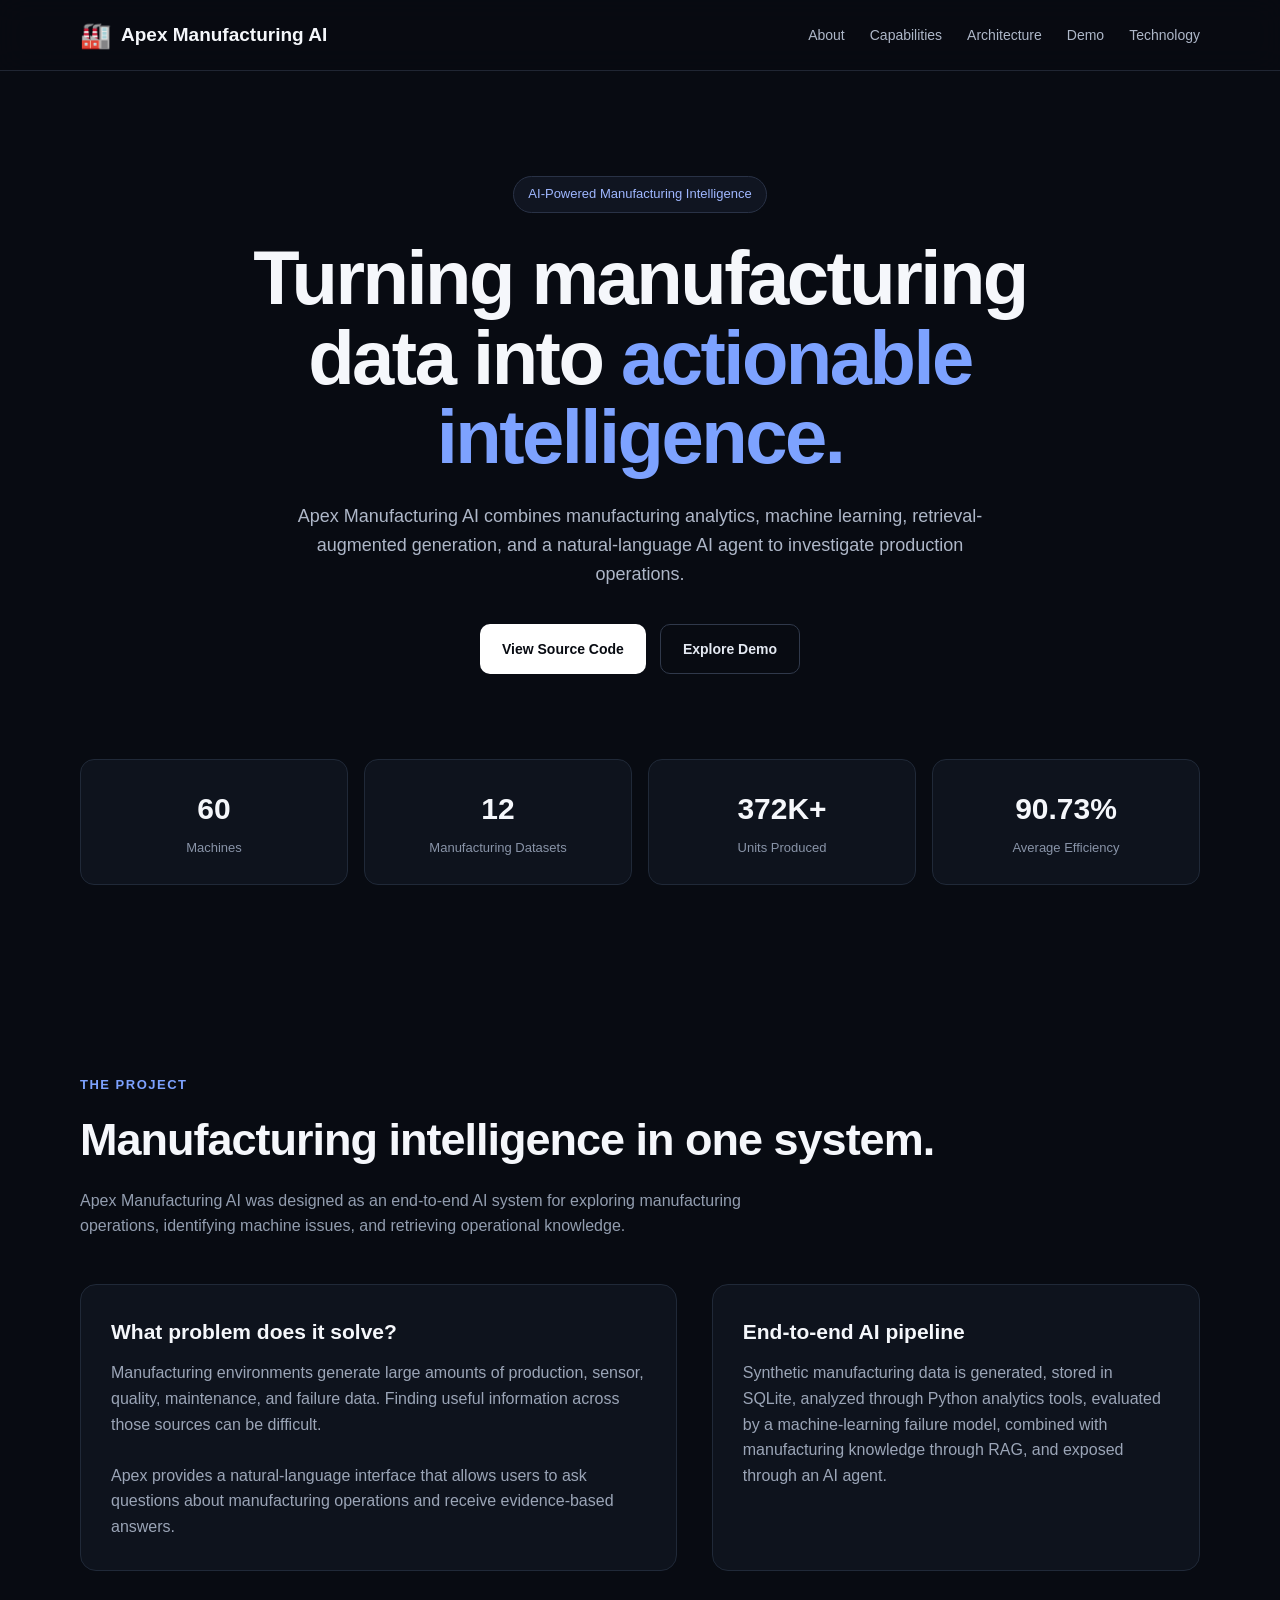
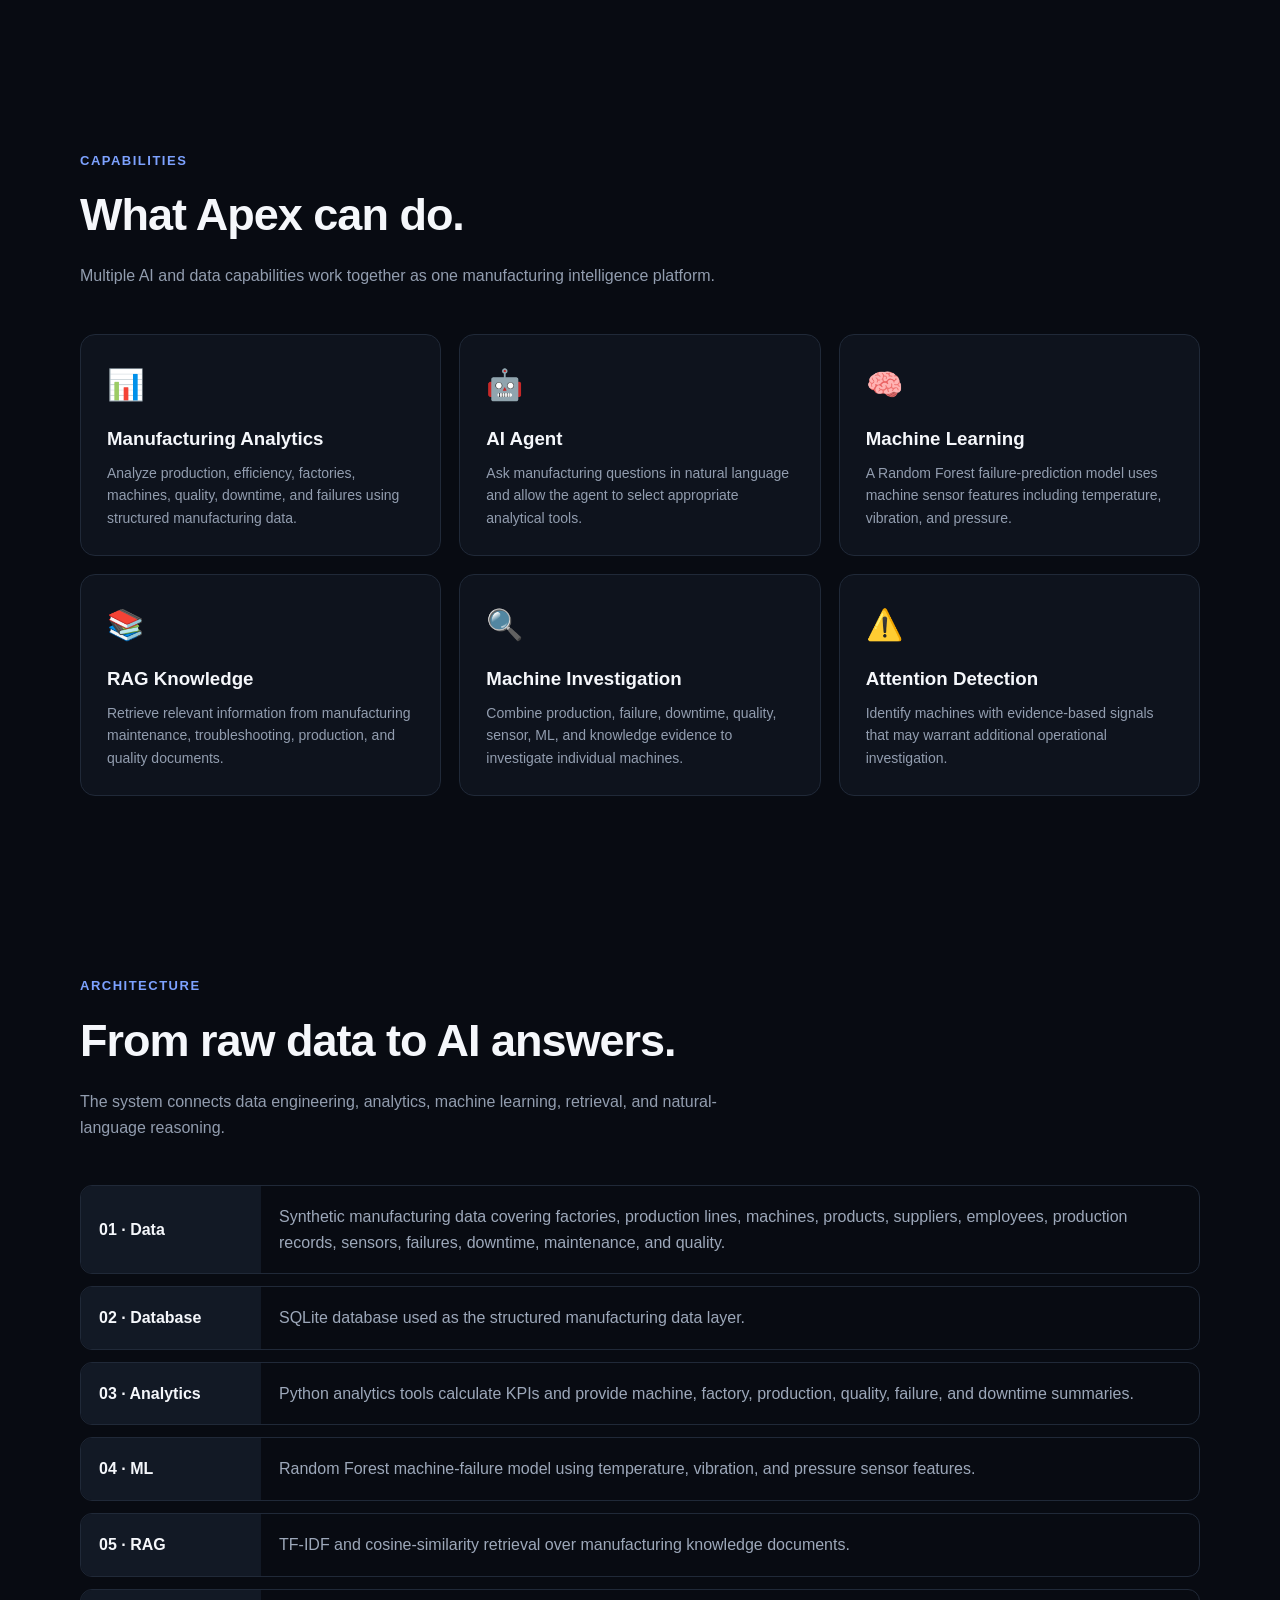
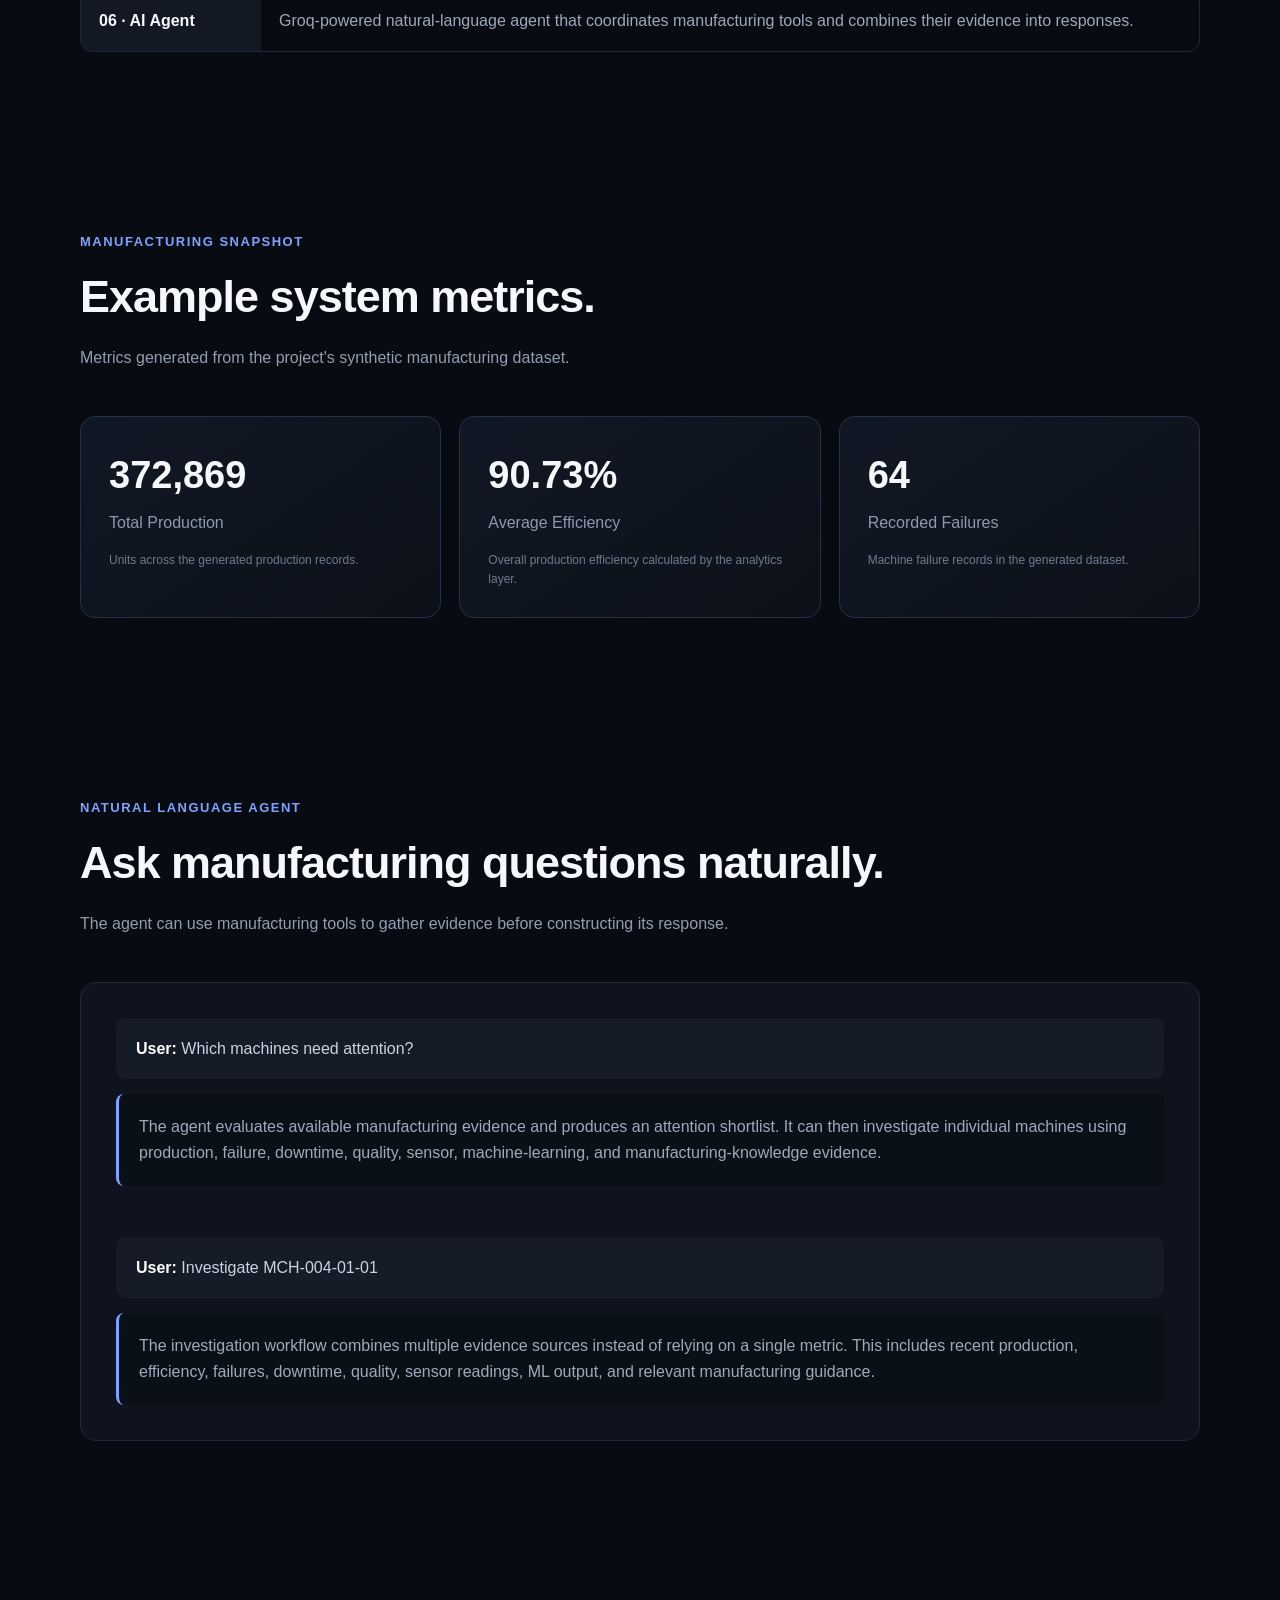
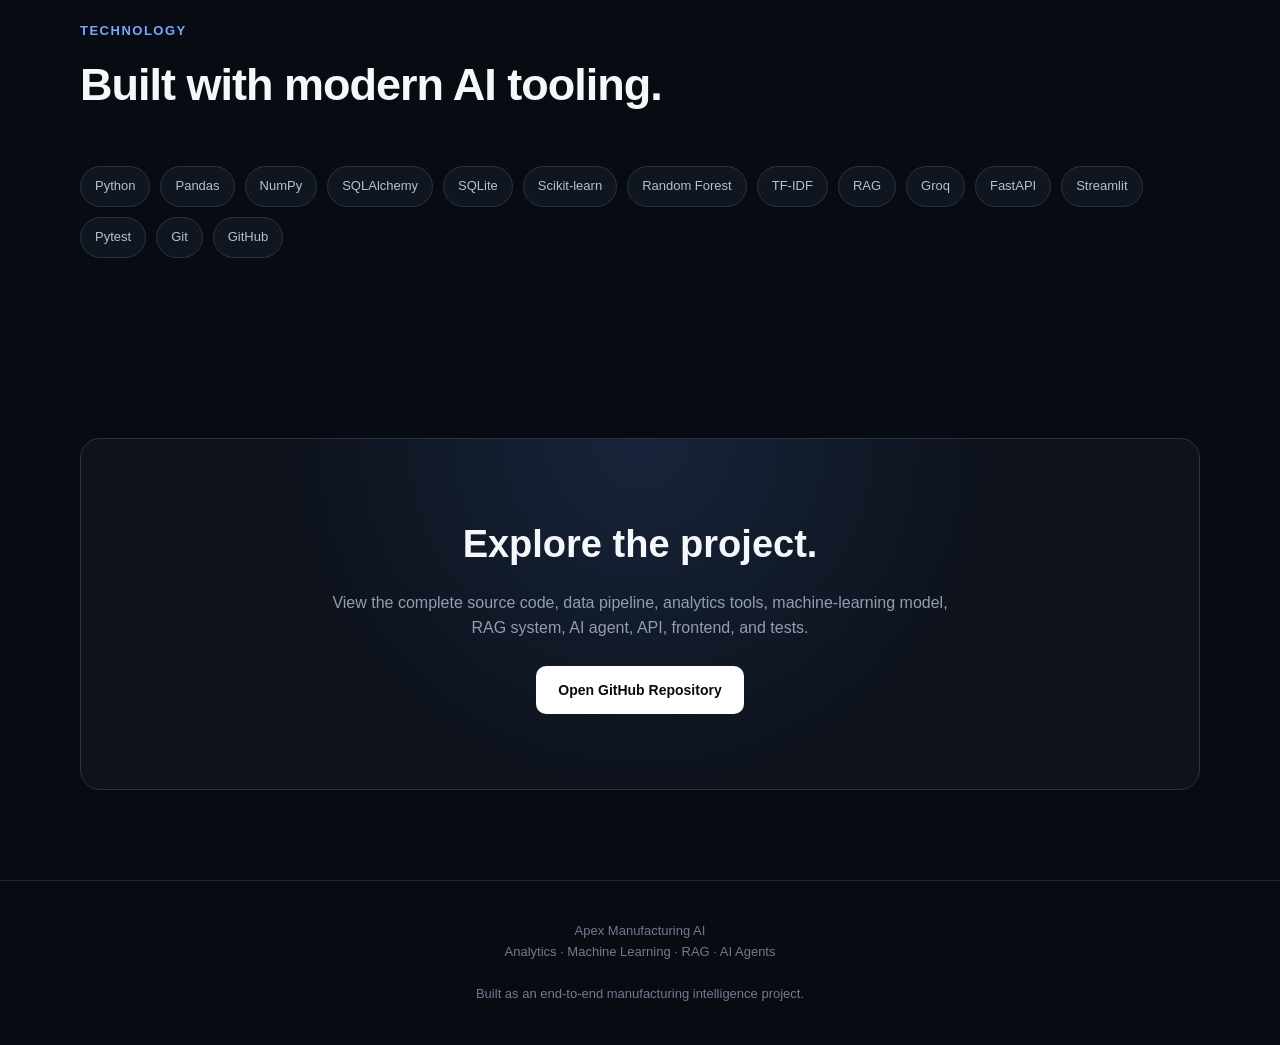
<file: index.html>
<!DOCTYPE html>
<html lang="en">
<head>
    <meta charset="UTF-8">
    <meta name="viewport" content="width=device-width, initial-scale=1.0">

    <title>Apex Manufacturing AI</title>

    <meta
        name="description"
        content="AI-powered manufacturing intelligence platform combining analytics, machine learning, RAG, and a Groq-powered natural-language agent."
    >

    <style>
        * {
            box-sizing: border-box;
            margin: 0;
            padding: 0;
        }

        html {
            scroll-behavior: smooth;
        }

        body {
            font-family:
                -apple-system,
                BlinkMacSystemFont,
                "Segoe UI",
                Roboto,
                Helvetica,
                Arial,
                sans-serif;

            background: #080b12;
            color: #f5f7fb;
            line-height: 1.6;
        }

        a {
            color: inherit;
            text-decoration: none;
        }

        .container {
            width: min(1120px, 92%);
            margin: auto;
        }

        /* NAVBAR */

        nav {
            position: sticky;
            top: 0;
            z-index: 100;

            background: rgba(8, 11, 18, 0.88);
            backdrop-filter: blur(14px);

            border-bottom: 1px solid #202633;
        }

        .nav-inner {
            height: 70px;

            display: flex;
            align-items: center;
            justify-content: space-between;
        }

        .logo {
            display: flex;
            align-items: center;
            gap: 10px;

            font-size: 19px;
            font-weight: 700;
        }

        .logo-icon {
            font-size: 25px;
        }

        .nav-links {
            display: flex;
            gap: 25px;

            color: #aeb7c8;
            font-size: 14px;
        }

        .nav-links a:hover {
            color: white;
        }

        /* HERO */

        .hero {
            padding: 105px 0 85px;
            text-align: center;
        }

        .badge {
            display: inline-block;

            padding: 7px 14px;
            margin-bottom: 25px;

            border: 1px solid #293246;
            border-radius: 999px;

            background: #101521;
            color: #9fb7ff;

            font-size: 13px;
        }

        .hero h1 {
            max-width: 850px;
            margin: auto;

            font-size: clamp(42px, 7vw, 76px);
            line-height: 1.05;
            letter-spacing: -2.5px;
        }

        .hero h1 span {
            color: #7da2ff;
        }

        .hero p {
            max-width: 720px;
            margin: 25px auto 35px;

            color: #aeb7c8;
            font-size: 18px;
        }

        .buttons {
            display: flex;
            justify-content: center;
            gap: 14px;
            flex-wrap: wrap;
        }

        .button {
            display: inline-flex;
            align-items: center;
            justify-content: center;

            padding: 13px 22px;

            border-radius: 10px;

            font-weight: 600;
            font-size: 14px;

            transition: 0.2s;
        }

        .button-primary {
            background: #ffffff;
            color: #080b12;
        }

        .button-primary:hover {
            transform: translateY(-2px);
            background: #e7ebf3;
        }

        .button-secondary {
            border: 1px solid #30394b;
            color: #e4e9f2;
        }

        .button-secondary:hover {
            background: #111722;
        }

        /* STATS */

        .stats {
            display: grid;
            grid-template-columns: repeat(4, 1fr);
            gap: 16px;

            margin-bottom: 100px;
        }

        .stat {
            padding: 25px;

            background: #0e131d;
            border: 1px solid #202938;
            border-radius: 14px;

            text-align: center;
        }

        .stat-number {
            font-size: 30px;
            font-weight: 750;
        }

        .stat-label {
            margin-top: 5px;
            color: #8994a8;
            font-size: 13px;
        }

        /* SECTIONS */

        section {
            padding: 90px 0;
        }

        .section-heading {
            margin-bottom: 45px;
        }

        .section-heading .eyebrow {
            color: #7da2ff;
            font-size: 13px;
            font-weight: 700;
            text-transform: uppercase;
            letter-spacing: 1.5px;
        }

        .section-heading h2 {
            margin-top: 8px;

            font-size: clamp(30px, 4vw, 45px);
            letter-spacing: -1px;
        }

        .section-heading p {
            max-width: 700px;
            margin-top: 12px;

            color: #929daf;
        }

        /* ABOUT */

        .about-grid {
            display: grid;
            grid-template-columns: 1.1fr 0.9fr;
            gap: 35px;
        }

        .card {
            padding: 30px;

            background: #0e131d;
            border: 1px solid #202938;
            border-radius: 16px;
        }

        .card h3 {
            margin-bottom: 12px;
            font-size: 21px;
        }

        .card p {
            color: #9ba5b7;
        }

        /* CAPABILITIES */

        .capabilities {
            display: grid;
            grid-template-columns: repeat(3, 1fr);
            gap: 18px;
        }

        .capability {
            padding: 26px;

            background: #0e131d;
            border: 1px solid #202938;
            border-radius: 15px;

            transition: 0.2s;
        }

        .capability:hover {
            transform: translateY(-3px);
            border-color: #35445e;
        }

        .capability-icon {
            font-size: 30px;
            margin-bottom: 15px;
        }

        .capability h3 {
            margin-bottom: 8px;
        }

        .capability p {
            color: #929daf;
            font-size: 14px;
        }

        /* ARCHITECTURE */

        .architecture {
            display: grid;
            gap: 12px;
        }

        .architecture-row {
            display: grid;
            grid-template-columns: 180px 1fr;

            border: 1px solid #202938;
            border-radius: 12px;

            overflow: hidden;
        }

        .architecture-title {
            display: flex;
            align-items: center;

            padding: 18px;

            background: #121925;

            font-weight: 700;
        }

        .architecture-content {
            padding: 18px;

            color: #9da8ba;
        }

        /* METRICS */

        .metrics {
            display: grid;
            grid-template-columns: repeat(3, 1fr);
            gap: 18px;
        }

        .metric-card {
            padding: 28px;

            background: linear-gradient(
                145deg,
                #111825,
                #0c1119
            );

            border: 1px solid #253044;
            border-radius: 15px;
        }

        .metric-value {
            font-size: 38px;
            font-weight: 750;
        }

        .metric-name {
            margin-top: 5px;
            color: #8e99ad;
        }

        .metric-note {
            margin-top: 15px;

            color: #6f7a8e;
            font-size: 12px;
        }

        /* DEMO */

        .demo-box {
            padding: 35px;

            background: #0e131d;
            border: 1px solid #202938;
            border-radius: 16px;
        }

        .question {
            margin-bottom: 15px;

            padding: 18px 20px;

            background: #151c28;
            border-radius: 10px;

            color: #cbd3e0;
        }

        .question strong {
            color: #ffffff;
        }

        .response {
            padding: 20px;

            background: #0a1018;
            border-left: 3px solid #7da2ff;
            border-radius: 8px;

            color: #9ea9ba;
        }

        /* TECH */

        .tech-list {
            display: flex;
            flex-wrap: wrap;
            gap: 10px;
        }

        .tech {
            padding: 9px 14px;

            border: 1px solid #293347;
            border-radius: 999px;

            background: #101620;

            color: #b6c0d0;
            font-size: 13px;
        }

        /* CTA */

        .cta {
            text-align: center;

            padding: 75px 30px;

            border: 1px solid #273248;
            border-radius: 20px;

            background:
                radial-gradient(
                    circle at top,
                    #17243b,
                    #0d121b 55%
                );
        }

        .cta h2 {
            font-size: 38px;
            margin-bottom: 15px;
        }

        .cta p {
            max-width: 650px;
            margin: auto auto 25px;

            color: #929daf;
        }

        /* FOOTER */

        footer {
            padding: 40px 0;

            border-top: 1px solid #202633;

            color: #707b8f;
            font-size: 13px;

            text-align: center;
        }

        /* RESPONSIVE */

        @media (max-width: 800px) {

            .nav-links {
                display: none;
            }

            .stats {
                grid-template-columns: repeat(2, 1fr);
            }

            .about-grid {
                grid-template-columns: 1fr;
            }

            .capabilities {
                grid-template-columns: 1fr;
            }

            .metrics {
                grid-template-columns: 1fr;
            }

            .architecture-row {
                grid-template-columns: 1fr;
            }

            .architecture-title {
                border-bottom: 1px solid #202938;
            }
        }

        @media (max-width: 500px) {

            .stats {
                grid-template-columns: 1fr;
            }

            .hero {
                padding-top: 70px;
            }

            section {
                padding: 65px 0;
            }
        }
    </style>
</head>

<body>

<!-- NAVIGATION -->

<nav>
    <div class="container nav-inner">

        <a href="#" class="logo">
            <span class="logo-icon">🏭</span>
            Apex Manufacturing AI
        </a>

        <div class="nav-links">
            <a href="#about">About</a>
            <a href="#capabilities">Capabilities</a>
            <a href="#architecture">Architecture</a>
            <a href="#demo">Demo</a>
            <a href="#technology">Technology</a>
        </div>

    </div>
</nav>


<!-- HERO -->

<header class="hero">

    <div class="container">

        <div class="badge">
            AI-Powered Manufacturing Intelligence
        </div>

        <h1>
            Turning manufacturing data into
            <span>actionable intelligence.</span>
        </h1>

        <p>
            Apex Manufacturing AI combines manufacturing analytics,
            machine learning, retrieval-augmented generation,
            and a natural-language AI agent to investigate
            production operations.
        </p>

        <div class="buttons">

            <a
                class="button button-primary"
                href="https://github.com/arnavair1/Apex-Manufacturing-AI"
                target="_blank"
            >
                View Source Code
            </a>

            <a
                class="button button-secondary"
                href="#demo"
            >
                Explore Demo
            </a>

        </div>

    </div>

</header>


<!-- STATS -->

<div class="container">

    <div class="stats">

        <div class="stat">
            <div class="stat-number">60</div>
            <div class="stat-label">Machines</div>
        </div>

        <div class="stat">
            <div class="stat-number">12</div>
            <div class="stat-label">Manufacturing Datasets</div>
        </div>

        <div class="stat">
            <div class="stat-number">372K+</div>
            <div class="stat-label">Units Produced</div>
        </div>

        <div class="stat">
            <div class="stat-number">90.73%</div>
            <div class="stat-label">Average Efficiency</div>
        </div>

    </div>

</div>


<!-- ABOUT -->

<section id="about">

    <div class="container">

        <div class="section-heading">

            <div class="eyebrow">
                The Project
            </div>

            <h2>
                Manufacturing intelligence in one system.
            </h2>

            <p>
                Apex Manufacturing AI was designed as an end-to-end
                AI system for exploring manufacturing operations,
                identifying machine issues, and retrieving
                operational knowledge.
            </p>

        </div>


        <div class="about-grid">

            <div class="card">

                <h3>
                    What problem does it solve?
                </h3>

                <p>
                    Manufacturing environments generate large
                    amounts of production, sensor, quality,
                    maintenance, and failure data. Finding useful
                    information across those sources can be difficult.
                </p>

                <br>

                <p>
                    Apex provides a natural-language interface
                    that allows users to ask questions about
                    manufacturing operations and receive
                    evidence-based answers.
                </p>

            </div>


            <div class="card">

                <h3>
                    End-to-end AI pipeline
                </h3>

                <p>
                    Synthetic manufacturing data is generated,
                    stored in SQLite, analyzed through Python
                    analytics tools, evaluated by a machine-learning
                    failure model, combined with manufacturing
                    knowledge through RAG, and exposed through
                    an AI agent.
                </p>

            </div>

        </div>

    </div>

</section>


<!-- CAPABILITIES -->

<section id="capabilities">

    <div class="container">

        <div class="section-heading">

            <div class="eyebrow">
                Capabilities
            </div>

            <h2>
                What Apex can do.
            </h2>

            <p>
                Multiple AI and data capabilities work together
                as one manufacturing intelligence platform.
            </p>

        </div>


        <div class="capabilities">

            <div class="capability">

                <div class="capability-icon">
                    📊
                </div>

                <h3>
                    Manufacturing Analytics
                </h3>

                <p>
                    Analyze production, efficiency, factories,
                    machines, quality, downtime, and failures
                    using structured manufacturing data.
                </p>

            </div>


            <div class="capability">

                <div class="capability-icon">
                    🤖
                </div>

                <h3>
                    AI Agent
                </h3>

                <p>
                    Ask manufacturing questions in natural
                    language and allow the agent to select
                    appropriate analytical tools.
                </p>

            </div>


            <div class="capability">

                <div class="capability-icon">
                    🧠
                </div>

                <h3>
                    Machine Learning
                </h3>

                <p>
                    A Random Forest failure-prediction model
                    uses machine sensor features including
                    temperature, vibration, and pressure.
                </p>

            </div>


            <div class="capability">

                <div class="capability-icon">
                    📚
                </div>

                <h3>
                    RAG Knowledge
                </h3>

                <p>
                    Retrieve relevant information from
                    manufacturing maintenance, troubleshooting,
                    production, and quality documents.
                </p>

            </div>


            <div class="capability">

                <div class="capability-icon">
                    🔍
                </div>

                <h3>
                    Machine Investigation
                </h3>

                <p>
                    Combine production, failure, downtime,
                    quality, sensor, ML, and knowledge evidence
                    to investigate individual machines.
                </p>

            </div>


            <div class="capability">

                <div class="capability-icon">
                    ⚠️
                </div>

                <h3>
                    Attention Detection
                </h3>

                <p>
                    Identify machines with evidence-based
                    signals that may warrant additional
                    operational investigation.
                </p>

            </div>

        </div>

    </div>

</section>


<!-- ARCHITECTURE -->

<section id="architecture">

    <div class="container">

        <div class="section-heading">

            <div class="eyebrow">
                Architecture
            </div>

            <h2>
                From raw data to AI answers.
            </h2>

            <p>
                The system connects data engineering, analytics,
                machine learning, retrieval, and natural-language
                reasoning.
            </p>

        </div>


        <div class="architecture">

            <div class="architecture-row">

                <div class="architecture-title">
                    01 · Data
                </div>

                <div class="architecture-content">
                    Synthetic manufacturing data covering factories,
                    production lines, machines, products, suppliers,
                    employees, production records, sensors,
                    failures, downtime, maintenance, and quality.
                </div>

            </div>


            <div class="architecture-row">

                <div class="architecture-title">
                    02 · Database
                </div>

                <div class="architecture-content">
                    SQLite database used as the structured
                    manufacturing data layer.
                </div>

            </div>


            <div class="architecture-row">

                <div class="architecture-title">
                    03 · Analytics
                </div>

                <div class="architecture-content">
                    Python analytics tools calculate KPIs and
                    provide machine, factory, production,
                    quality, failure, and downtime summaries.
                </div>

            </div>


            <div class="architecture-row">

                <div class="architecture-title">
                    04 · ML
                </div>

                <div class="architecture-content">
                    Random Forest machine-failure model using
                    temperature, vibration, and pressure sensor
                    features.
                </div>

            </div>


            <div class="architecture-row">

                <div class="architecture-title">
                    05 · RAG
                </div>

                <div class="architecture-content">
                    TF-IDF and cosine-similarity retrieval over
                    manufacturing knowledge documents.
                </div>

            </div>


            <div class="architecture-row">

                <div class="architecture-title">
                    06 · AI Agent
                </div>

                <div class="architecture-content">
                    Groq-powered natural-language agent that
                    coordinates manufacturing tools and combines
                    their evidence into responses.
                </div>

            </div>

        </div>

    </div>

</section>


<!-- METRICS -->

<section>

    <div class="container">

        <div class="section-heading">

            <div class="eyebrow">
                Manufacturing Snapshot
            </div>

            <h2>
                Example system metrics.
            </h2>

            <p>
                Metrics generated from the project's synthetic
                manufacturing dataset.
            </p>

        </div>


        <div class="metrics">

            <div class="metric-card">

                <div class="metric-value">
                    372,869
                </div>

                <div class="metric-name">
                    Total Production
                </div>

                <div class="metric-note">
                    Units across the generated production records.
                </div>

            </div>


            <div class="metric-card">

                <div class="metric-value">
                    90.73%
                </div>

                <div class="metric-name">
                    Average Efficiency
                </div>

                <div class="metric-note">
                    Overall production efficiency calculated by
                    the analytics layer.
                </div>

            </div>


            <div class="metric-card">

                <div class="metric-value">
                    64
                </div>

                <div class="metric-name">
                    Recorded Failures
                </div>

                <div class="metric-note">
                    Machine failure records in the generated dataset.
                </div>

            </div>

        </div>

    </div>

</section>


<!-- DEMO -->

<section id="demo">

    <div class="container">

        <div class="section-heading">

            <div class="eyebrow">
                Natural Language Agent
            </div>

            <h2>
                Ask manufacturing questions naturally.
            </h2>

            <p>
                The agent can use manufacturing tools to gather
                evidence before constructing its response.
            </p>

        </div>


        <div class="demo-box">

            <div class="question">
                <strong>User:</strong>
                Which machines need attention?
            </div>

            <div class="response">

                The agent evaluates available manufacturing
                evidence and produces an attention shortlist.
                It can then investigate individual machines using
                production, failure, downtime, quality, sensor,
                machine-learning, and manufacturing-knowledge
                evidence.

            </div>

            <br><br>

            <div class="question">
                <strong>User:</strong>
                Investigate MCH-004-01-01
            </div>

            <div class="response">

                The investigation workflow combines multiple
                evidence sources instead of relying on a single
                metric. This includes recent production,
                efficiency, failures, downtime, quality,
                sensor readings, ML output, and relevant
                manufacturing guidance.

            </div>

        </div>

    </div>

</section>


<!-- TECHNOLOGY -->

<section id="technology">

    <div class="container">

        <div class="section-heading">

            <div class="eyebrow">
                Technology
            </div>

            <h2>
                Built with modern AI tooling.
            </h2>

        </div>


        <div class="tech-list">

            <span class="tech">Python</span>
            <span class="tech">Pandas</span>
            <span class="tech">NumPy</span>
            <span class="tech">SQLAlchemy</span>
            <span class="tech">SQLite</span>
            <span class="tech">Scikit-learn</span>
            <span class="tech">Random Forest</span>
            <span class="tech">TF-IDF</span>
            <span class="tech">RAG</span>
            <span class="tech">Groq</span>
            <span class="tech">FastAPI</span>
            <span class="tech">Streamlit</span>
            <span class="tech">Pytest</span>
            <span class="tech">Git</span>
            <span class="tech">GitHub</span>

        </div>

    </div>

</section>


<!-- CTA -->

<section>

    <div class="container">

        <div class="cta">

            <h2>
                Explore the project.
            </h2>

            <p>
                View the complete source code, data pipeline,
                analytics tools, machine-learning model,
                RAG system, AI agent, API, frontend, and tests.
            </p>

            <div class="buttons">

                <a
                    class="button button-primary"
                    href="https://github.com/arnavair1/Apex-Manufacturing-AI"
                    target="_blank"
                >
                    Open GitHub Repository
                </a>

            </div>

        </div>

    </div>

</section>


<!-- FOOTER -->

<footer>

    <div class="container">

        <p>
            Apex Manufacturing AI
        </p>

        <p>
            Analytics · Machine Learning · RAG · AI Agents
        </p>

        <br>

        <p>
            Built as an end-to-end manufacturing intelligence project.
        </p>

    </div>

</footer>


</body>
</html>
</file>
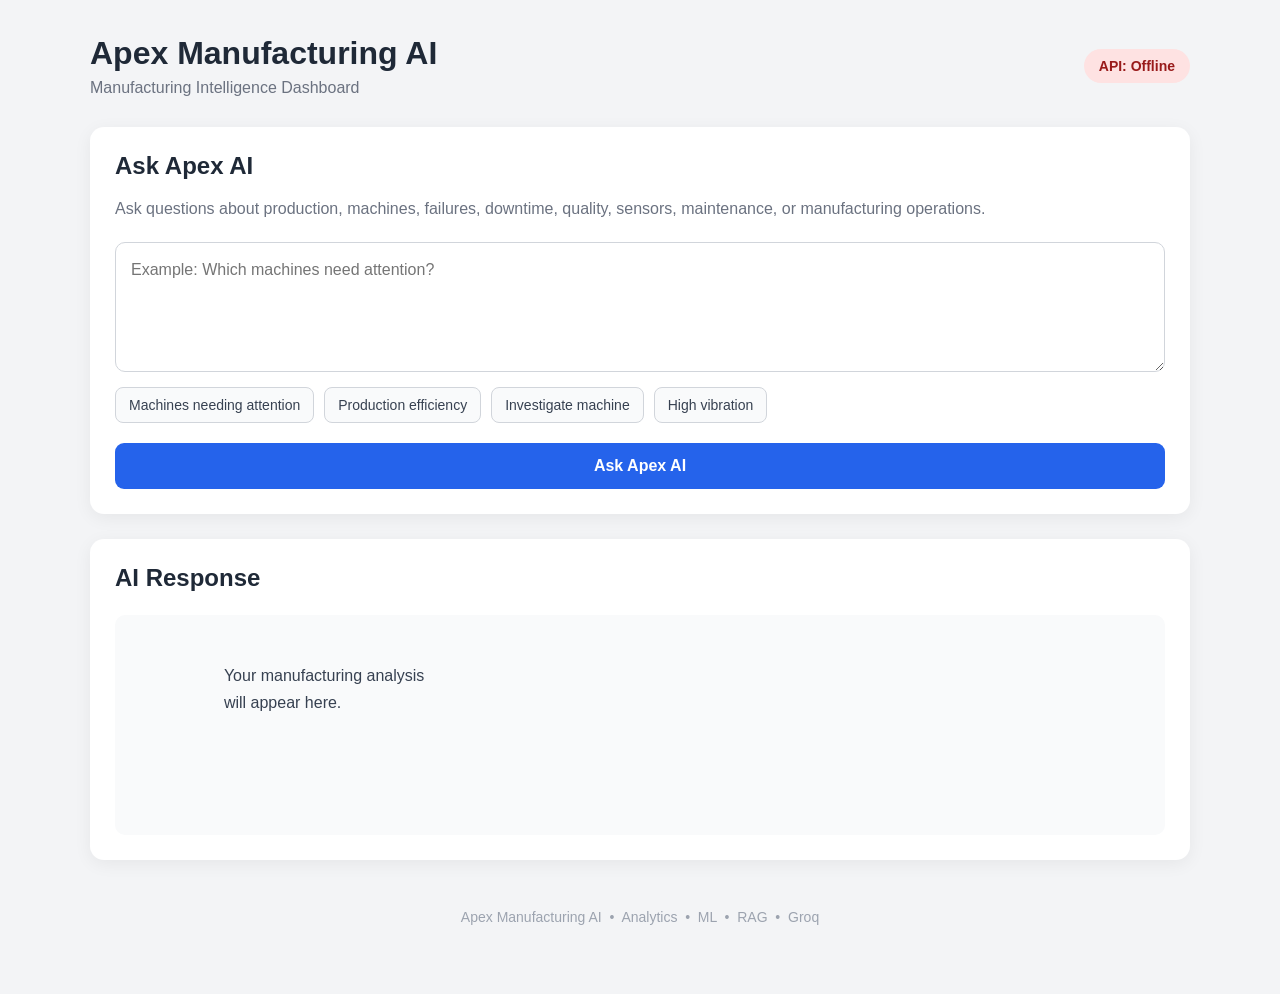
<file: frontend/dashboard.html>
<!DOCTYPE html>
<html lang="en">

<head>

    <meta charset="UTF-8">

    <meta
        name="viewport"
        content="width=device-width, initial-scale=1.0"
    >

    <title>Apex Manufacturing AI</title>

    <link
        rel="stylesheet"
        href="dashboard.css"
    >

</head>


<body>

    <div class="container">

        <header class="header">

            <div>

                <h1>Apex Manufacturing AI</h1>

                <p>
                    Manufacturing Intelligence Dashboard
                </p>

            </div>


            <div
                id="api-status"
                class="status checking"
            >
                API: Checking...
            </div>

        </header>


        <main>

            <section class="card">

                <h2>Ask Apex AI</h2>

                <p class="description">

                    Ask questions about production,
                    machines, failures, downtime,
                    quality, sensors, maintenance,
                    or manufacturing operations.

                </p>


                <textarea
                    id="question"
                    placeholder="Example: Which machines need attention?"
                ></textarea>


                <div class="quick-questions">

                    <button
                        class="quick-button"
                        data-question="Which machines need attention?"
                    >
                        Machines needing attention
                    </button>


                    <button
                        class="quick-button"
                        data-question="What is the overall production efficiency?"
                    >
                        Production efficiency
                    </button>


                    <button
                        class="quick-button"
                        data-question="Investigate MCH-004-01-01"
                    >
                        Investigate machine
                    </button>


                    <button
                        class="quick-button"
                        data-question="What should we check when a machine has high vibration?"
                    >
                        High vibration
                    </button>

                </div>


                <button
                    id="ask-button"
                    class="ask-button"
                >
                    Ask Apex AI
                </button>

            </section>


            <section class="card answer-card">

                <div class="answer-title">

                    <h2>AI Response</h2>

                    <span
                        id="loading"
                        class="loading hidden"
                    >
                        Thinking...
                    </span>

                </div>


                <div
                    id="answer"
                    class="answer"
                >
                    Your manufacturing analysis
                    will appear here.

                </div>

            </section>

        </main>


        <footer>

            <p>
                Apex Manufacturing AI
                &nbsp;•&nbsp;
                Analytics
                &nbsp;•&nbsp;
                ML
                &nbsp;•&nbsp;
                RAG
                &nbsp;•&nbsp;
                Groq
            </p>

        </footer>

    </div>


    <script src="dashboard.js"></script>

</body>

</html>
</file>
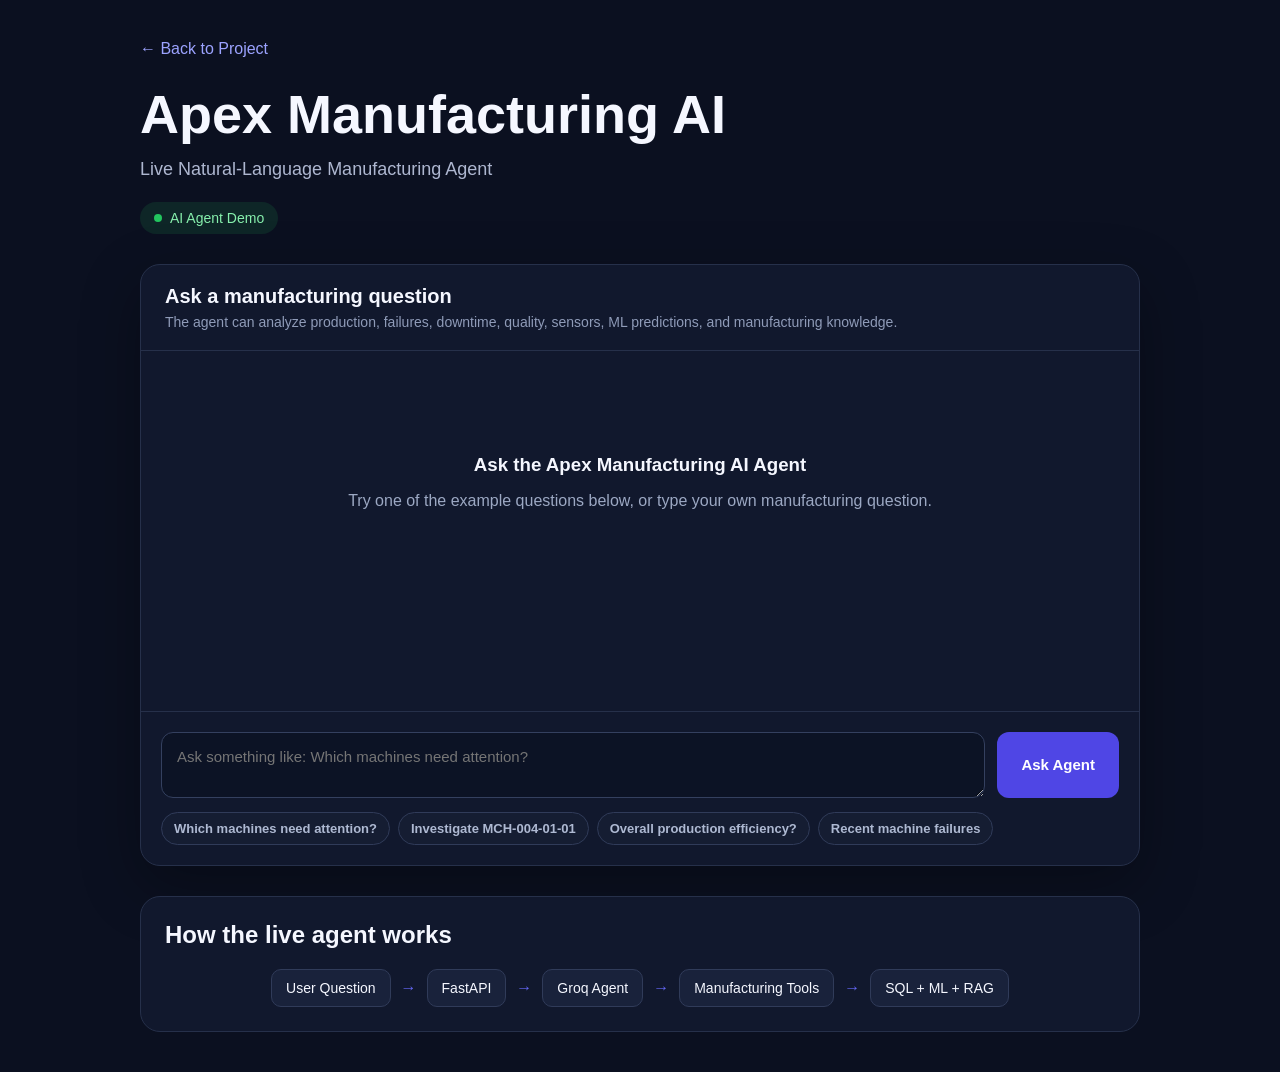
<file: frontend/live-demo.html>
<!DOCTYPE html>
<html lang="en">
<head>
    <meta charset="UTF-8">
    <meta
        name="viewport"
        content="width=device-width, initial-scale=1.0"
    >

    <title>Apex Manufacturing AI — Live Demo</title>

    <style>
        * {
            box-sizing: border-box;
        }

        body {
            margin: 0;
            font-family: -apple-system, BlinkMacSystemFont, "Segoe UI",
                Roboto, Helvetica, Arial, sans-serif;
            background: #0b1020;
            color: #f5f7ff;
            min-height: 100vh;
        }

        .container {
            width: min(1000px, 92%);
            margin: 0 auto;
            padding: 40px 0;
        }

        .header {
            margin-bottom: 30px;
        }

        .back {
            display: inline-block;
            color: #9ca3ff;
            text-decoration: none;
            margin-bottom: 25px;
        }

        .back:hover {
            text-decoration: underline;
        }

        h1 {
            margin: 0 0 10px;
            font-size: clamp(32px, 5vw, 54px);
        }

        .subtitle {
            color: #aeb7d0;
            font-size: 18px;
            line-height: 1.6;
        }

        .status {
            display: inline-flex;
            align-items: center;
            gap: 8px;
            margin-top: 18px;
            padding: 8px 14px;
            border-radius: 999px;
            background: rgba(34, 197, 94, 0.12);
            color: #86efac;
            font-size: 14px;
        }

        .dot {
            width: 8px;
            height: 8px;
            border-radius: 50%;
            background: #22c55e;
        }

        .chat-card {
            background: #11182d;
            border: 1px solid #26304a;
            border-radius: 20px;
            overflow: hidden;
            box-shadow: 0 20px 60px rgba(0, 0, 0, 0.3);
        }

        .chat-header {
            padding: 20px 24px;
            border-bottom: 1px solid #26304a;
        }

        .chat-header h2 {
            margin: 0 0 6px;
            font-size: 20px;
        }

        .chat-header p {
            margin: 0;
            color: #8f9bb8;
            font-size: 14px;
        }

        .messages {
            min-height: 360px;
            max-height: 560px;
            overflow-y: auto;
            padding: 24px;
        }

        .message {
            margin-bottom: 20px;
            display: flex;
        }

        .message.user {
            justify-content: flex-end;
        }

        .bubble {
            max-width: 80%;
            padding: 14px 16px;
            border-radius: 14px;
            line-height: 1.6;
            white-space: pre-wrap;
        }

        .message.agent .bubble {
            background: #19223b;
            color: #dfe5f7;
        }

        .message.user .bubble {
            background: #4f46e5;
            color: white;
        }

        .welcome {
            color: #9ca8c3;
            text-align: center;
            padding: 60px 20px;
        }

        .welcome h3 {
            color: #f5f7ff;
            margin-bottom: 10px;
        }

        .input-area {
            padding: 20px;
            border-top: 1px solid #26304a;
        }

        .input-row {
            display: flex;
            gap: 12px;
        }

        textarea {
            flex: 1;
            min-height: 58px;
            max-height: 160px;
            resize: vertical;
            border: 1px solid #34405f;
            border-radius: 12px;
            background: #0c1325;
            color: #f5f7ff;
            padding: 15px;
            font-family: inherit;
            font-size: 15px;
            outline: none;
        }

        textarea:focus {
            border-color: #6366f1;
        }

        button {
            align-self: stretch;
            border: none;
            border-radius: 12px;
            padding: 0 24px;
            background: #4f46e5;
            color: white;
            font-weight: 600;
            cursor: pointer;
            font-size: 15px;
        }

        button:hover {
            background: #4338ca;
        }

        button:disabled {
            opacity: 0.6;
            cursor: not-allowed;
        }

        .examples {
            display: flex;
            flex-wrap: wrap;
            gap: 8px;
            margin-top: 14px;
        }

        .example {
            border: 1px solid #303b59;
            background: #151d32;
            color: #aeb9d2;
            border-radius: 999px;
            padding: 8px 12px;
            cursor: pointer;
            font-size: 13px;
        }

        .example:hover {
            border-color: #6366f1;
            color: white;
        }

        .architecture {
            margin-top: 30px;
            padding: 24px;
            background: #11182d;
            border: 1px solid #26304a;
            border-radius: 20px;
        }

        .architecture h2 {
            margin-top: 0;
        }

        .flow {
            display: flex;
            flex-wrap: wrap;
            align-items: center;
            justify-content: center;
            gap: 10px;
            margin-top: 20px;
        }

        .flow-item {
            padding: 10px 14px;
            background: #19223b;
            border: 1px solid #303b59;
            border-radius: 10px;
            font-size: 14px;
        }

        .arrow {
            color: #6366f1;
            font-weight: bold;
        }

        .error {
            color: #fca5a5;
        }

        @media (max-width: 650px) {
            .container {
                padding: 25px 0;
            }

            .input-row {
                flex-direction: column;
            }

            button {
                min-height: 50px;
            }

            .bubble {
                max-width: 90%;
            }
        }
    </style>
</head>

<body>

<div class="container">

    <div class="header">

        <a
            class="back"
            href="https://arnavair1.github.io/Apex-Manufacturing-AI/"
        >
            ← Back to Project
        </a>

        <h1>Apex Manufacturing AI</h1>

        <div class="subtitle">
            Live Natural-Language Manufacturing Agent
        </div>

        <div class="status">
            <span class="dot"></span>
            AI Agent Demo
        </div>

    </div>


    <div class="chat-card">

        <div class="chat-header">
            <h2>Ask a manufacturing question</h2>

            <p>
                The agent can analyze production, failures, downtime,
                quality, sensors, ML predictions, and manufacturing knowledge.
            </p>
        </div>


        <div
            id="messages"
            class="messages"
        >

            <div
                id="welcome"
                class="welcome"
            >
                <h3>Ask the Apex Manufacturing AI Agent</h3>

                <p>
                    Try one of the example questions below,
                    or type your own manufacturing question.
                </p>
            </div>

        </div>


        <div class="input-area">

            <div class="input-row">

                <textarea
                    id="messageInput"
                    placeholder="Ask something like: Which machines need attention?"
                ></textarea>

                <button
                    id="sendButton"
                    onclick="sendMessage()"
                >
                    Ask Agent
                </button>

            </div>


            <div class="examples">

                <button
                    class="example"
                    onclick="useExample('Which machines need attention?')"
                >
                    Which machines need attention?
                </button>

                <button
                    class="example"
                    onclick="useExample('Investigate MCH-004-01-01')"
                >
                    Investigate MCH-004-01-01
                </button>

                <button
                    class="example"
                    onclick="useExample('What is the overall production efficiency?')"
                >
                    Overall production efficiency?
                </button>

                <button
                    class="example"
                    onclick="useExample('Show me the machines with recent failures')"
                >
                    Recent machine failures
                </button>

            </div>

        </div>

    </div>


    <div class="architecture">

        <h2>How the live agent works</h2>

        <div class="flow">

            <div class="flow-item">
                User Question
            </div>

            <div class="arrow">
                →
            </div>

            <div class="flow-item">
                FastAPI
            </div>

            <div class="arrow">
                →
            </div>

            <div class="flow-item">
                Groq Agent
            </div>

            <div class="arrow">
                →
            </div>

            <div class="flow-item">
                Manufacturing Tools
            </div>

            <div class="arrow">
                →
            </div>

            <div class="flow-item">
                SQL + ML + RAG
            </div>

        </div>

    </div>

</div>


<script>

    /*
        IMPORTANT:
        After deploying the FastAPI backend to Render,
        replace this URL with your Render URL.

        Example:

        const API_URL =
            "https://apex-manufacturing-ai.onrender.com";
    */

    const API_URL =
        "https://apex-manufacturing-ai.onrender.com";


    const messagesContainer =
        document.getElementById("messages");

    const messageInput =
        document.getElementById("messageInput");

    const sendButton =
        document.getElementById("sendButton");


    function useExample(question) {

        messageInput.value = question;

        messageInput.focus();

    }


    function addMessage(role, text) {

        const welcome =
            document.getElementById("welcome");

        if (welcome) {
            welcome.remove();
        }


        const message =
            document.createElement("div");

        message.className =
            `message ${role}`;


        const bubble =
            document.createElement("div");

        bubble.className =
            "bubble";

        bubble.textContent =
            text;


        message.appendChild(bubble);

        messagesContainer.appendChild(message);

        messagesContainer.scrollTop =
            messagesContainer.scrollHeight;

    }


    async function sendMessage() {

        const message =
            messageInput.value.trim();


        if (!message) {
            return;
        }


        if (
            API_URL === "YOUR_RENDER_BACKEND_URL"
        ) {

            addMessage(
                "agent",
                "The live backend has not been connected yet. Deploy the FastAPI backend to Render first."
            );

            return;

        }


        addMessage(
            "user",
            message
        );


        messageInput.value = "";

        sendButton.disabled = true;

        sendButton.textContent =
            "Thinking...";


        try {

            const response =
                await fetch(
                    `${API_URL}/chat`,
                    {
                        method: "POST",

                        headers: {
                            "Content-Type":
                                "application/json"
                        },

                        body: JSON.stringify({
                            message: message
                        })
                    }
                );


            const data =
                await response.json();


            if (!response.ok) {

                throw new Error(
                    data.detail ||
                    "The API returned an error."
                );

            }


            addMessage(
                "agent",
                data.response
            );


        } catch (error) {

            addMessage(
                "agent",
                `Unable to reach the AI backend.\n\n${error.message}`
            );

        } finally {

            sendButton.disabled =
                false;

            sendButton.textContent =
                "Ask Agent";

        }

    }


    messageInput.addEventListener(
        "keydown",
        function(event) {

            if (
                event.key === "Enter" &&
                !event.shiftKey
            ) {

                event.preventDefault();

                sendMessage();

            }

        }
    );

</script>

</body>
</html>
</file>
<file: frontend/dashboard.css>
* {
    box-sizing: border-box;
}


body {
    margin: 0;

    font-family:
        -apple-system,
        BlinkMacSystemFont,
        "Segoe UI",
        sans-serif;

    background: #f3f4f6;

    color: #1f2937;
}


.container {
    width: min(1100px, 92%);

    margin: 0 auto;

    padding: 35px 0;
}


.header {
    display: flex;

    justify-content: space-between;

    align-items: center;

    gap: 20px;

    margin-bottom: 30px;
}


.header h1 {
    margin: 0;

    font-size: 32px;
}


.header p {
    margin: 7px 0 0;

    color: #6b7280;

    font-size: 16px;
}


.status {
    padding: 9px 15px;

    border-radius: 20px;

    font-size: 14px;

    font-weight: 600;

    white-space: nowrap;
}


.status.checking {
    background: #fef3c7;

    color: #92400e;
}


.status.online {
    background: #dcfce7;

    color: #166534;
}


.status.offline {
    background: #fee2e2;

    color: #991b1b;
}


.card {
    background: white;

    border-radius: 14px;

    padding: 25px;

    margin-bottom: 25px;

    box-shadow:
        0 4px 18px
        rgba(0, 0, 0, 0.06);
}


.card h2 {
    margin-top: 0;

    margin-bottom: 8px;
}


.description {
    color: #6b7280;

    line-height: 1.6;
}


textarea {
    display: block;

    width: 100%;

    min-height: 130px;

    margin-top: 20px;

    padding: 15px;

    border: 1px solid #d1d5db;

    border-radius: 10px;

    font-family: inherit;

    font-size: 16px;

    line-height: 1.5;

    resize: vertical;
}


textarea:focus {
    outline: none;

    border-color: #2563eb;

    box-shadow:
        0 0 0 3px
        rgba(37, 99, 235, 0.1);
}


.quick-questions {
    display: flex;

    flex-wrap: wrap;

    gap: 10px;

    margin-top: 15px;
}


.quick-button {
    padding: 9px 13px;

    background: #f9fafb;

    border: 1px solid #d1d5db;

    border-radius: 8px;

    color: #374151;

    cursor: pointer;

    font-size: 14px;
}


.quick-button:hover {
    background: #e5e7eb;
}


.ask-button {
    width: 100%;

    margin-top: 20px;

    padding: 14px;

    border: none;

    border-radius: 9px;

    background: #2563eb;

    color: white;

    font-size: 16px;

    font-weight: 600;

    cursor: pointer;
}


.ask-button:hover {
    background: #1d4ed8;
}


.ask-button:disabled {
    background: #9ca3af;

    cursor: not-allowed;
}


.answer-title {
    display: flex;

    justify-content: space-between;

    align-items: center;
}


.loading {
    color: #2563eb;

    font-size: 14px;

    font-weight: 600;
}


.hidden {
    display: none;
}


.answer {
    min-height: 220px;

    margin-top: 15px;

    padding: 20px;

    background: #f9fafb;

    border-radius: 10px;

    white-space: pre-wrap;

    line-height: 1.7;

    color: #374151;
}


footer {
    text-align: center;

    color: #9ca3af;

    font-size: 14px;

    padding: 10px 0 20px;
}


@media (max-width: 700px) {

    .header {
        flex-direction: column;

        align-items: flex-start;
    }


    .header h1 {
        font-size: 26px;
    }


    .quick-questions {
        flex-direction: column;
    }


    .quick-button {
        width: 100%;
    }

}
</file>
